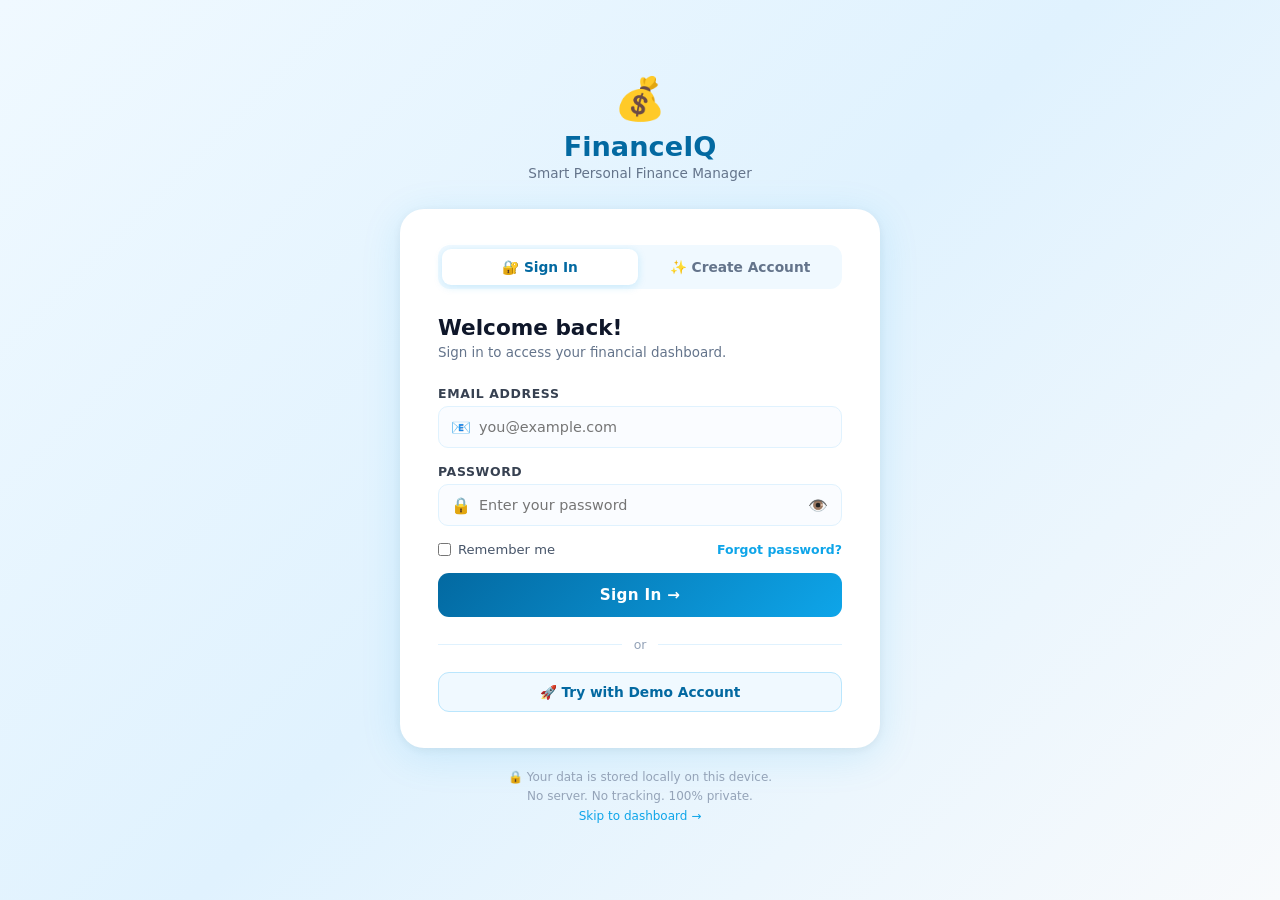
<file: index.html>
<!DOCTYPE html>
<html lang="en">
<head>
  <meta charset="UTF-8">
  <meta name="viewport" content="width=device-width, initial-scale=1.0">
  <title>FinanceIQ</title>
</head>
<body>

<script src="auth.js"></script>

<script>
  // Check if user is already logged in
  const session = AUTH.getSession();

  if (session) {
    // Logged in → Dashboard
    window.location.replace("dashboard.html");
  } else {
    // Not logged in → Login page
    window.location.replace("login.html");
  }
</script>

</body>
</html>
</file>
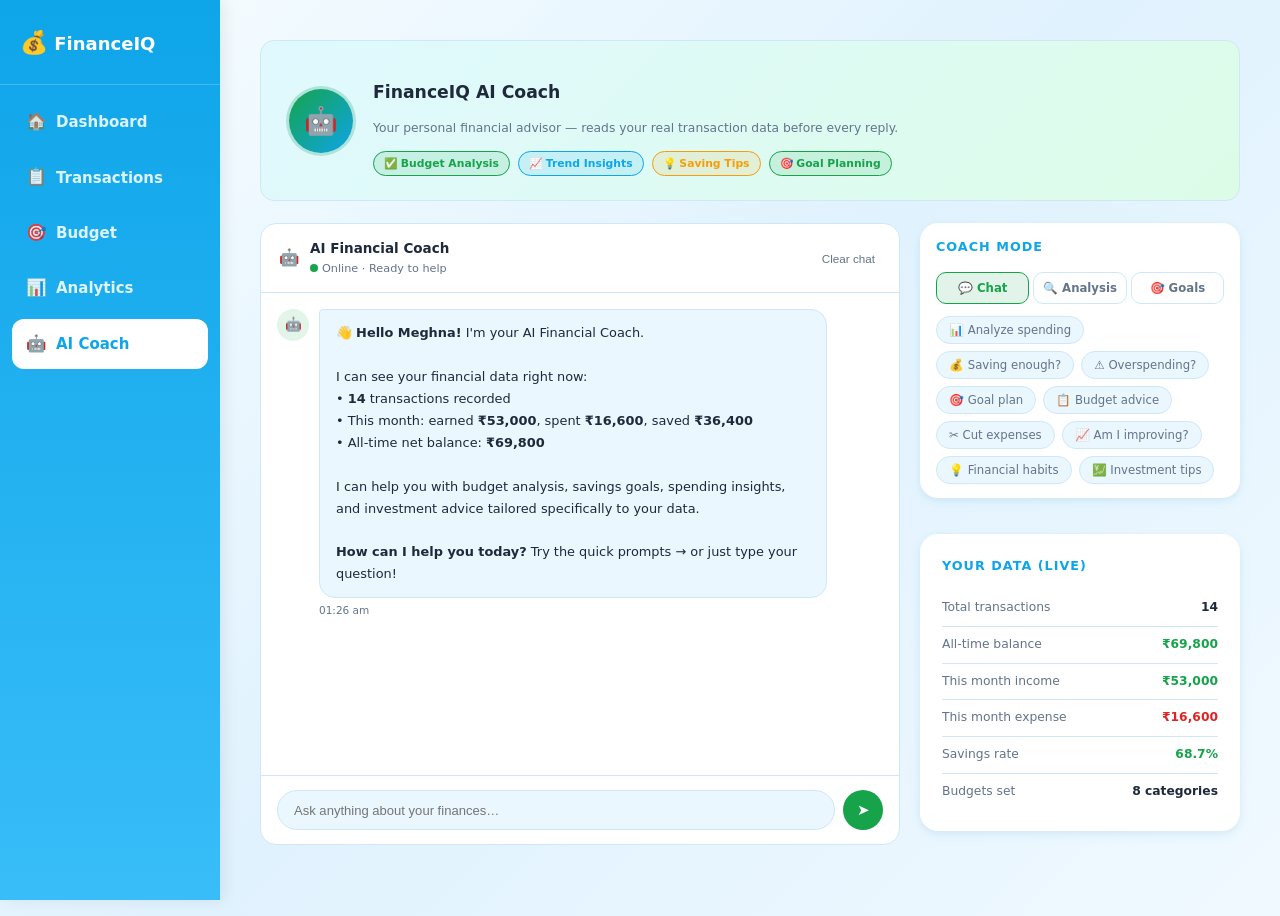
<file: ai-advisor.html>
<!DOCTYPE html>
<html lang="en">
<head>
  <meta charset="UTF-8" />
  <meta name="viewport" content="width=device-width, initial-scale=1.0" />
  <title>AI Financial Coach — FinanceIQ</title>
  <link rel="stylesheet" href="style.css" />
  <style>
    /* ── Coach Header ── */
    .coach-header {
      background: linear-gradient(135deg,#e0f9ff,#dcfce7);
      border:1px solid var(--border); border-radius:14px;
      padding:24px 28px; margin-bottom:22px;
      display:flex; align-items:center; gap:20px; flex-wrap:wrap;
    }
    .coach-avatar {
      width:64px;height:64px;border-radius:50%;flex-shrink:0;
      background:linear-gradient(135deg,var(--green),var(--blue));
      display:flex;align-items:center;justify-content:center;font-size:1.8rem;
      box-shadow:0 0 0 3px rgba(29,158,117,0.25);
    }
    .coach-info h2 { font-size:1.15rem;font-weight:800;margin-bottom:3px; }
    .coach-info p  { font-size:0.82rem;color:var(--muted); }
    .coach-badges  { display:flex;gap:8px;margin-top:8px;flex-wrap:wrap; }
    .coach-badge   { padding:3px 10px;border-radius:20px;font-size:0.72rem;font-weight:600;border:1px solid; }
    .coach-badge.g { background:var(--green-bg);border-color:var(--green);color:var(--green); }
    .coach-badge.b { background:var(--blue-bg); border-color:var(--blue); color:var(--blue);  }
    .coach-badge.a { background:var(--amber-bg);border-color:var(--amber);color:var(--amber); }

    /* ── Chat Layout ── */
    .chat-layout { display:grid;grid-template-columns:1fr 320px;gap:20px;align-items:start; }

    /* ── Chat Window ── */
    .chat-window {
      background:var(--bg2);border:1px solid var(--border);border-radius:var(--radius);
      display:flex;flex-direction:column;height:620px;
    }
    .chat-win-head {
      padding:14px 18px;border-bottom:1px solid var(--border);
      display:flex;align-items:center;gap:10px;
    }
    .online-dot { width:8px;height:8px;background:var(--green);border-radius:50%;display:inline-block;margin-right:4px;animation:pulse 2s infinite; }
    @keyframes pulse { 0%,100%{opacity:1}50%{opacity:0.4} }

    .chat-messages {
      flex:1;overflow-y:auto;padding:16px;
      display:flex;flex-direction:column;gap:14px;
    }
    .msg { display:flex;gap:10px;align-items:flex-start; }
    .msg.user-msg { flex-direction:row-reverse; }
    .msg-av {
      width:32px;height:32px;border-radius:50%;flex-shrink:0;
      display:flex;align-items:center;justify-content:center;font-size:0.9rem;
    }
    .msg-av.ai-av   { background:var(--green-bg);color:var(--green); }
    .msg-av.user-av { background:var(--blue-bg); color:var(--blue);  }
    .msg-bubble {
      max-width:84%;padding:12px 16px;border-radius:16px;
      font-size:0.86rem;line-height:1.7;
    }
    .msg.ai-msg .msg-bubble   { background:var(--bg3);border:1px solid var(--border);border-radius:4px 16px 16px 16px; }
    .msg.user-msg .msg-bubble { background:var(--blue-bg);border:1px solid var(--blue);border-radius:16px 4px 16px 16px; }
    .msg-time { font-size:0.7rem;color:var(--muted);margin-top:4px; }

    .typing-dots { display:flex;gap:5px;padding:4px 0; }
    .typing-dots span { width:7px;height:7px;background:var(--muted);border-radius:50%;animation:bounce 1.2s infinite; }
    .typing-dots span:nth-child(2){animation-delay:0.2s}
    .typing-dots span:nth-child(3){animation-delay:0.4s}
    @keyframes bounce{0%,80%,100%{transform:translateY(0)}40%{transform:translateY(-6px)}}

    .chat-input-area { padding:14px 16px;border-top:1px solid var(--border); }
    .chat-input-row  { display:flex;gap:8px; }
    .chat-input-row input {
      flex:1;border-radius:24px;padding:10px 16px;
      background:var(--bg3);border:1px solid var(--border);font-size:0.87rem;
    }
    .chat-input-row input:focus { border-color:var(--green); }
    .send-btn {
      width:40px;height:40px;border-radius:50%;background:var(--green);
      border:none;color:#fff;cursor:pointer;font-size:1rem;
      display:flex;align-items:center;justify-content:center;flex-shrink:0;
      transition:background 0.15s;
    }
    .send-btn:hover { background:#19865f; }
    .send-btn:disabled { background:var(--bg3);color:var(--muted);cursor:not-allowed; }

    /* ── Mode tabs ── */
    .mode-tabs { display:flex;gap:4px;margin-bottom:12px; }
    .mode-tab  {
      flex:1;padding:8px;border-radius:var(--radius-sm);font-size:0.78rem;font-weight:600;
      border:1px solid var(--border);background:transparent;color:var(--muted);
      cursor:pointer;font-family:inherit;text-align:center;transition:all 0.15s;
    }
    .mode-tab.active { background:var(--green-bg);border-color:var(--green);color:var(--green); }

    /* ── Right Panel ── */
    .side-panel { display:flex;flex-direction:column;gap:16px; }
    .chip-grid { display:flex;flex-wrap:wrap;gap:7px; }
    .chip {
      padding:6px 12px;border-radius:20px;font-size:0.78rem;
      border:1px solid var(--border);background:var(--bg3);
      color:var(--muted);cursor:pointer;font-family:inherit;transition:all 0.15s;text-align:left;
    }
    .chip:hover { border-color:var(--green);color:var(--green);background:var(--green-bg); }
    .snap-row { display:flex;justify-content:space-between;align-items:center;padding:8px 0;border-bottom:1px solid var(--border);font-size:0.82rem; }
    .snap-row:last-child { border-bottom:none; }
    .snap-label { color:var(--muted); }
    .snap-val   { font-weight:600; }

    /* ── Coach Modes (analysis panels) ── */
    .coach-panel { display:none; }
    .coach-panel.active { display:block; }
    .coach-insight {
      padding:14px 16px;border-radius:var(--radius-sm);
      font-size:0.84rem;line-height:1.65;margin-bottom:10px;
      border:1px solid var(--border);background:var(--bg3);
    }
    .coach-insight h4 { font-size:0.88rem;margin-bottom:6px;display:flex;align-items:center;gap:8px; }

    @media(max-width:768px){
      .chat-layout{grid-template-columns:1fr}
      .chat-window{height:460px}
    }
  </style>
</head>
<body>
<div class="app-shell">
  <aside class="sidebar">
    <div class="sidebar-logo"><span class="logo-icon">💰</span> FinanceIQ</div>
    <nav class="sidebar-nav">
      <a class="nav-link"        href="dashboard.html">    <span class="icon">🏠</span> Dashboard</a>
      <a class="nav-link"        href="transactions.html"> <span class="icon">📋</span> Transactions</a>
      <a class="nav-link"        href="budget.html">       <span class="icon">🎯</span> Budget</a>
      <a class="nav-link"        href="analytics.html">    <span class="icon">📊</span> Analytics</a>
      <a class="nav-link active" href="ai-advisor.html">   <span class="icon">🤖</span> AI Coach</a>
    </nav>
  </aside>

  <main class="main">

    <!-- Coach header -->
    <div class="coach-header">
      <div class="coach-avatar">🤖</div>
      <div class="coach-info">
        <h2>FinanceIQ AI Coach</h2>
        <p>Your personal financial advisor — reads your real transaction data before every reply.</p>
        <div class="coach-badges">
          <span class="coach-badge g">✅ Budget Analysis</span>
          <span class="coach-badge b">📈 Trend Insights</span>
          <span class="coach-badge a">💡 Saving Tips</span>
          <span class="coach-badge g">🎯 Goal Planning</span>
        </div>
      </div>
    </div>

    <div class="chat-layout">

      <!-- Chat Window -->
      <div class="chat-window">
        <div class="chat-win-head">
          <span style="font-size:1.1rem">🤖</span>
          <div>
            <div style="font-weight:700;font-size:0.9rem">AI Financial Coach</div>
            <div style="font-size:0.75rem;color:var(--muted)"><span class="online-dot"></span>Online · Ready to help</div>
          </div>
          <button onclick="clearChat()" style="margin-left:auto;background:none;border:none;color:var(--muted);font-size:0.78rem;cursor:pointer">Clear chat</button>
        </div>
        <div class="chat-messages" id="chat-messages"></div>
        <div class="chat-input-area">
          <div class="chat-input-row">
            <input type="text" id="chat-input" placeholder="Ask anything about your finances…" onkeydown="if(event.key==='Enter')sendMessage()" />
            <button class="send-btn" id="send-btn" onclick="sendMessage()">➤</button>
          </div>
        </div>
      </div>

      <!-- Right panel -->
      <div class="side-panel">

        <!-- Mode tabs -->
        <div class="card" style="padding:14px 16px">
          <div class="card-title">Coach mode</div>
          <div class="mode-tabs">
            <button class="mode-tab active" onclick="setMode('chat',this)">💬 Chat</button>
            <button class="mode-tab" onclick="setMode('analysis',this)">🔍 Analysis</button>
            <button class="mode-tab" onclick="setMode('goals',this)">🎯 Goals</button>
          </div>

          <!-- Chat mode: quick prompts -->
          <div id="mode-chat" class="coach-panel active">
            <div class="chip-grid">
              <button class="chip" onclick="sendChip('Analyze my spending patterns and give me 3 actionable tips to save more money.')">📊 Analyze spending</button>
              <button class="chip" onclick="sendChip('Am I saving enough? What should my savings target be?')">💰 Saving enough?</button>
              <button class="chip" onclick="sendChip('Which category am I overspending on this month?')">⚠️ Overspending?</button>
              <button class="chip" onclick="sendChip('Create a savings goal plan for me based on my current data.')">🎯 Goal plan</button>
              <button class="chip" onclick="sendChip('Give me a budget recommendation using the 50/30/20 rule based on my income.')">📋 Budget advice</button>
              <button class="chip" onclick="sendChip('What are my top 3 highest expenses and how can I reduce them?')">✂️ Cut expenses</button>
              <button class="chip" onclick="sendChip('Compare my income vs expenses and tell me if my financial health is improving.')">📈 Am I improving?</button>
              <button class="chip" onclick="sendChip('What are 5 specific financial habits I should build based on my spending data?')">💡 Financial habits</button>
              <button class="chip" onclick="sendChip('Should I invest? How much surplus do I have each month after expenses?')">💹 Investment tips</button>
            </div>
          </div>

          <!-- Analysis mode -->
          <div id="mode-analysis" class="coach-panel">
            <div id="auto-analysis"><p style="color:var(--muted);font-size:0.83rem">Loading analysis…</p></div>
          </div>

          <!-- Goals mode -->
          <div id="mode-goals" class="coach-panel">
            <div style="margin-bottom:10px">
              <label style="font-size:0.78rem;color:var(--muted);display:block;margin-bottom:4px">I want to save for:</label>
              <input type="text" id="goal-target" placeholder="e.g. New laptop, Trip to Goa" style="font-size:0.83rem;padding:8px 12px" />
            </div>
            <div style="margin-bottom:10px">
              <label style="font-size:0.78rem;color:var(--muted);display:block;margin-bottom:4px">Target amount (₹):</label>
              <input type="number" id="goal-amount" placeholder="e.g. 50000" style="font-size:0.83rem;padding:8px 12px" />
            </div>
            <button class="btn primary" style="width:100%;justify-content:center" onclick="askGoal()">🎯 Create my plan</button>
          </div>
        </div>

        <!-- Data snapshot -->
        <div class="card">
          <div class="card-title">Your data (live)</div>
          <div id="data-snapshot"></div>
        </div>

      </div>
    </div>
  </main>
</div>

<script src="data.js"></script>
<script>
seedDemoData();

let chatHistory = [];
let isLoading   = false;
let currentMode = 'chat';

function nowTime() {
  return new Date().toLocaleTimeString('en-IN',{hour:'2-digit',minute:'2-digit'});
}

function addMessage(text, role) {
  const el  = document.getElementById('chat-messages');
  const div = document.createElement('div');
  div.className = `msg ${role==='user'?'user-msg':'ai-msg'}`;
  const formatted = role === 'assistant'
    ? text.replace(/\*\*(.*?)\*\*/g,'<strong>$1</strong>').replace(/\*(.*?)\*/g,'<em>$1</em>').replace(/\n/g,'<br>')
    : text;
  div.innerHTML = `
    <div class="msg-av ${role==='user'?'user-av':'ai-av'}">${role==='user'?'👤':'🤖'}</div>
    <div>
      <div class="msg-bubble">${formatted}</div>
      <div class="msg-time">${nowTime()}</div>
    </div>`;
  el.appendChild(div);
  el.scrollTop = el.scrollHeight;
  return div;
}

function showTyping() {
  const el  = document.getElementById('chat-messages');
  const div = document.createElement('div');
  div.className='msg ai-msg'; div.id='typing-ind';
  div.innerHTML=`<div class="msg-av ai-av">🤖</div><div class="msg-bubble" style="padding:10px 16px"><div class="typing-dots"><span></span><span></span><span></span></div></div>`;
  el.appendChild(div); el.scrollTop=el.scrollHeight;
}
function hideTyping(){ const e=document.getElementById('typing-ind'); if(e)e.remove(); }

// Build rich AI context
function buildContext() {
  const txs    = getData();
  const budgets = getBudgets();
  const { income, expense, balance } = getSummary(txs);
  const month   = getMonth();
  const moTxs   = txs.filter(t=>t.date.startsWith(month));
  const mo      = getSummary(moTxs);
  const catSpend = {};
  txs.filter(t=>t.type==='expense').forEach(t=>{catSpend[t.cat]=(catSpend[t.cat]||0)+t.amount;});
  const monthly  = getMonthlyData(txs);
  const mKeys    = Object.keys(monthly).sort();
  const monthlyStr = mKeys.map(k=>`${k}: inc ₹${monthly[k].income.toFixed(0)} exp ₹${monthly[k].expense.toFixed(0)} saved ₹${(monthly[k].income-monthly[k].expense).toFixed(0)}`).join(' | ');
  const rate  = income>0?((balance/income)*100).toFixed(1):0;
  const recent = txs.slice(-15).map(t=>`${t.date} ${t.type==='income'?'INCOME':'EXPENSE'} ₹${t.amount} [${t.cat}] "${t.desc}"`).join('\n');

  return `You are FinanceIQ AI Coach — a warm, sharp, practical personal finance advisor for Meghna, an engineering student in India.

=== MEGHNA'S FINANCIAL DATA ===
ALL-TIME: Income ₹${income.toFixed(2)} | Expenses ₹${expense.toFixed(2)} | Net balance ₹${balance.toFixed(2)} | Savings rate ${rate}%
THIS MONTH (${month}): Income ₹${mo.income.toFixed(2)} | Expenses ₹${mo.expense.toFixed(2)} | Savings ₹${(mo.income-mo.expense).toFixed(2)} | Rate ${mo.income>0?((mo.income-mo.expense)/mo.income*100).toFixed(1):0}%
SPENDING BY CATEGORY: ${Object.entries(catSpend).map(([k,v])=>`${k}: ₹${v.toFixed(0)}`).join(', ')||'None yet'}
MONTHLY BUDGETS: ${Object.keys(budgets).length?Object.entries(budgets).map(([k,v])=>`${k}: ₹${v}`).join(', '):'None set'}
MONTHLY HISTORY: ${monthlyStr||'One month only'}
LAST 15 TRANSACTIONS:\n${recent||'None'}

=== INSTRUCTIONS ===
- Address Meghna by name occasionally for warmth
- Always use ₹ symbol
- Reference her actual numbers — be specific
- Be practical, non-judgmental, action-oriented
- Max 250 words, use bullet points for lists
- Suggest Indian investment options (SIPs, PPF, FD, NPS) when relevant
- If she has surplus, suggest how to invest it`;
}

async function sendMessage() {
  if (isLoading) return;
  const input = document.getElementById('chat-input');
  const text  = input.value.trim();
  if (!text) return;
  input.value = '';
  addMessage(text, 'user');
  chatHistory.push({ role:'user', content:text });
  isLoading = true;
  document.getElementById('send-btn').disabled = true;
  showTyping();

  try {
    const res  = await fetch('https://api.anthropic.com/v1/messages',{
      method:'POST',
      headers:{
        'Content-Type':'application/json',
        'anthropic-dangerous-direct-browser-access':'true'
      },
      body:JSON.stringify({ model:'claude-sonnet-4-6', max_tokens:1000, system:buildContext(), messages:chatHistory })
    });
    if (!res.ok) {
      const errData = await res.json().catch(()=>({}));
      throw new Error(errData?.error?.message || 'HTTP ' + res.status);
    }
    const data  = await res.json();
    const reply = data.content?.find(b=>b.type==='text')?.text || 'Sorry, could not get a response.';
    hideTyping();
    addMessage(reply,'assistant');
    chatHistory.push({ role:'assistant', content:reply });
    if (chatHistory.length > 20) chatHistory = chatHistory.slice(-20);
  } catch(e) {
    hideTyping();
    addMessage('⚠️ ' + (e.message || 'Connection error. Please try again.'), 'assistant');
  }
  isLoading = false;
  document.getElementById('send-btn').disabled = false;
  document.getElementById('chat-input').focus();
}

function sendChip(text) {
  document.getElementById('chat-input').value = text;
  sendMessage();
}

function askGoal() {
  const target = document.getElementById('goal-target').value.trim();
  const amount = document.getElementById('goal-amount').value.trim();
  if (!target || !amount) { alert('Please fill in both fields.'); return; }
  const prompt = `I want to save ₹${amount} for "${target}". Based on my current income and expenses, how long will it take and what's the best strategy?`;
  document.getElementById('chat-input').value = prompt;
  sendMessage();
  setMode('chat', document.querySelector('.mode-tab'));
}

function clearChat() {
  chatHistory = [];
  document.getElementById('chat-messages').innerHTML = '';
  addWelcomeMessage();
}

function setMode(mode, btn) {
  currentMode = mode;
  document.querySelectorAll('.mode-tab').forEach(b => b.classList.remove('active'));
  btn.classList.add('active');
  document.querySelectorAll('.coach-panel').forEach(p => p.classList.remove('active'));
  document.getElementById('mode-' + mode).classList.add('active');
  if (mode === 'analysis') renderAutoAnalysis();
}

function renderAutoAnalysis() {
  const txs    = getData();
  const monthly = getMonthlyData(txs);
  const keys    = Object.keys(monthly).sort();
  const curr    = keys[keys.length-1], prev = keys[keys.length-2];
  const catCurr = {}, catPrev = {};
  if (curr) txs.filter(t=>t.type==='expense'&&t.date.startsWith(curr)).forEach(t=>{catCurr[t.cat]=(catCurr[t.cat]||0)+t.amount;});
  if (prev) txs.filter(t=>t.type==='expense'&&t.date.startsWith(prev)).forEach(t=>{catPrev[t.cat]=(catPrev[t.cat]||0)+t.amount;});

  const { income, expense } = getSummary(txs.filter(t=>curr&&t.date.startsWith(curr)));
  const rate = income>0?((income-expense)/income*100).toFixed(1):0;

  const insights = [];
  insights.push({ icon:'💰', title:'Savings rate this month', body:`<strong style="color:${parseFloat(rate)>=20?'var(--green)':'var(--amber)'}">₹${fmt(income-expense)} (${rate}%)</strong> — Target is 20%+.` });

  const top = Object.entries(catCurr).sort((a,b)=>b[1]-a[1])[0];
  if (top) insights.push({ icon:'🔝', title:'Highest spend category', body:`<strong>${top[0]}</strong> at ${fmt(top[1])} this month.` });

  Object.entries(catCurr).forEach(([cat,cur])=>{
    const pre = catPrev[cat]||0;
    if (pre>0) {
      const chg = ((cur-pre)/pre*100).toFixed(0);
      if (chg >= 20) insights.push({ icon:'⚠️', title:`${cat} up ${chg}%`, body:`₹${fmt(pre)} → ${fmt(cur)}. Consider reducing ${cat.toLowerCase()} spending.` });
    }
  });

  const budgets = getBudgets();
  Object.entries(budgets).forEach(([cat,b])=>{
    const s = catCurr[cat]||0;
    if (s>b) insights.push({ icon:'🚨', title:`${cat} budget exceeded`, body:`Spent ${fmt(s)} of ${fmt(b)} budget — ₹${(s-b).toFixed(0)} over.` });
  });

  document.getElementById('auto-analysis').innerHTML = insights.slice(0,5).map(i=>`
    <div class="coach-insight">
      <h4>${i.icon} ${i.title}</h4>
      <div style="font-size:0.82rem;color:var(--muted)">${i.body}</div>
    </div>`).join('') || '<p style="color:var(--muted);font-size:0.83rem">Add more transactions to unlock analysis.</p>';
}

function renderSnapshot() {
  const txs    = getData();
  const { income, expense, balance } = getSummary(txs);
  const month  = getMonth();
  const mo     = getSummary(txs.filter(t=>t.date.startsWith(month)));
  const rate   = mo.income>0?((mo.income-mo.expense)/mo.income*100).toFixed(1):0;

  document.getElementById('data-snapshot').innerHTML = [
    { label:'Total transactions', val:txs.length, color:'var(--text)' },
    { label:'All-time balance',   val:fmt(balance), color:balance>=0?'var(--green)':'var(--red)' },
    { label:'This month income',  val:fmt(mo.income),  color:'var(--green)' },
    { label:'This month expense', val:fmt(mo.expense), color:'var(--red)'   },
    { label:'Savings rate',       val:rate+'%', color:parseFloat(rate)>=20?'var(--green)':parseFloat(rate)>=10?'var(--amber)':'var(--red)' },
    { label:'Budgets set',        val:Object.keys(getBudgets()).length+' categories', color:'var(--text)' },
  ].map(r=>`
    <div class="snap-row">
      <span class="snap-label">${r.label}</span>
      <span class="snap-val" style="color:${r.color}">${r.val}</span>
    </div>`).join('');
}

function addWelcomeMessage() {
  const txs = getData();
  const { income, expense, balance } = getSummary(txs);
  const month = getMonth();
  const mo    = getSummary(txs.filter(t=>t.date.startsWith(month)));
  const saved = mo.income - mo.expense;
  addMessage(`👋 **Hello Meghna!** I'm your AI Financial Coach.

I can see your financial data right now:
• **${txs.length}** transactions recorded
• This month: earned **${fmt(mo.income)}**, spent **${fmt(mo.expense)}**, saved **${fmt(Math.max(saved,0))}**
• All-time net balance: **${fmt(balance)}**

I can help you with budget analysis, savings goals, spending insights, and investment advice tailored specifically to your data.

**How can I help you today?** Try the quick prompts → or just type your question!`, 'assistant');
}

// Boot
addWelcomeMessage();
renderSnapshot();
</script>
</body>
</html>
</file>
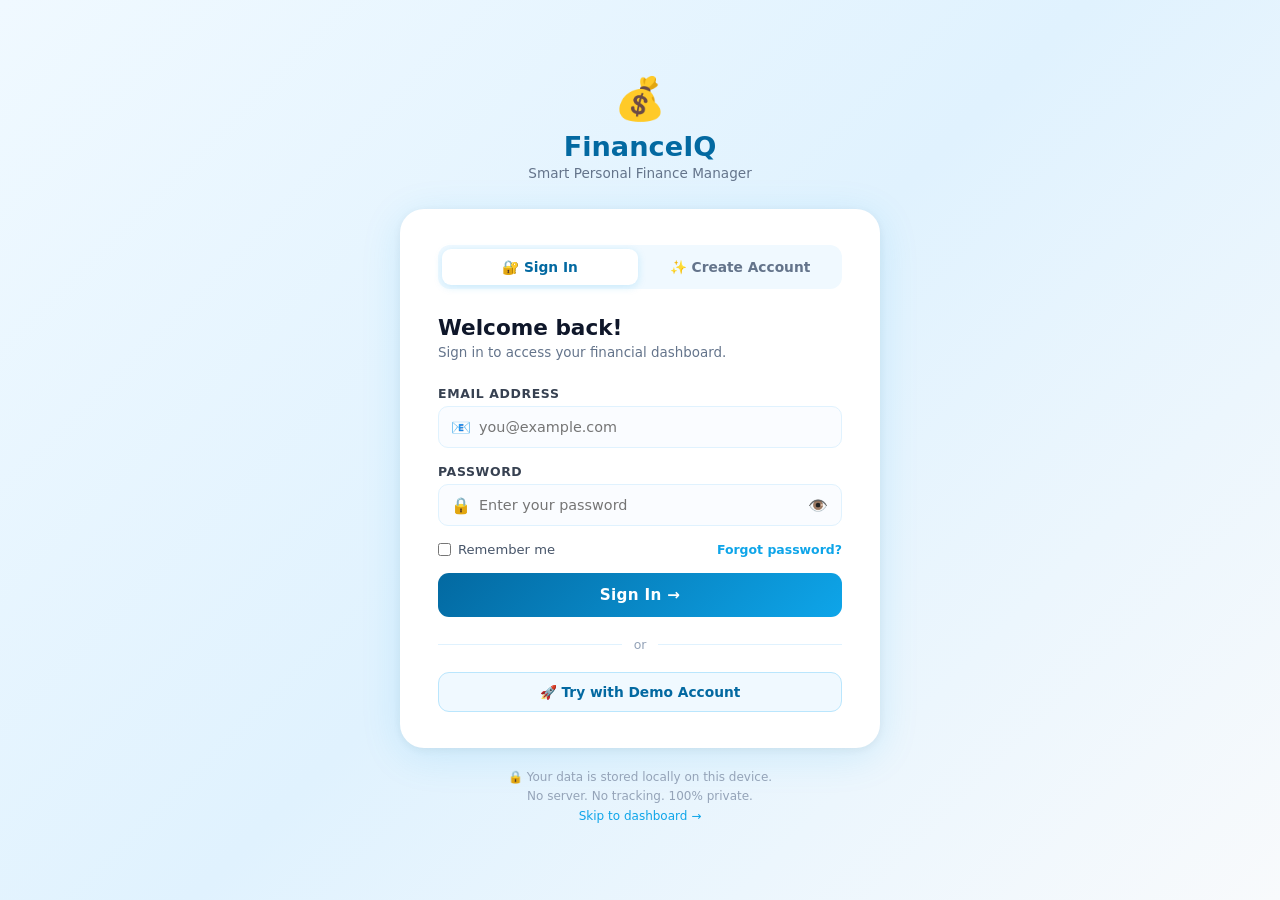
<file: login.html>
<!DOCTYPE html>
<html lang="en">
<head>
<meta charset="UTF-8"/>
<meta name="viewport" content="width=device-width,initial-scale=1.0"/>
<title>Login — FinanceIQ</title>
<style>
*{box-sizing:border-box;margin:0;padding:0}
body{font-family:'Inter','Segoe UI',system-ui,sans-serif;background:linear-gradient(135deg,#f0f9ff 0%,#e0f2fe 50%,#f8fafc 100%);min-height:100vh;display:flex;align-items:center;justify-content:center;padding:20px;}
.container{width:100%;max-width:480px;}
/* Brand */
.brand{text-align:center;margin-bottom:28px;}
.brand-icon{font-size:2.6rem;margin-bottom:8px;}
.brand-name{font-size:1.7rem;font-weight:800;color:#0369a1;}
.brand-sub{font-size:0.85rem;color:#64748b;margin-top:3px;}
/* Card */
.card{background:#fff;border-radius:24px;padding:36px 38px;box-shadow:0 8px 40px rgba(14,165,233,0.13),0 2px 8px rgba(0,0,0,0.06);}
.card-title{font-size:1.35rem;font-weight:800;color:#0f172a;margin-bottom:5px;}
.card-sub{font-size:0.84rem;color:#64748b;margin-bottom:26px;}
/* Tabs */
.tabs{display:flex;background:#f0f9ff;border-radius:12px;padding:4px;gap:4px;margin-bottom:26px;}
.tab{flex:1;padding:10px;border-radius:9px;border:none;font-size:0.86rem;font-weight:700;cursor:pointer;font-family:inherit;transition:all 0.18s;background:transparent;color:#64748b;}
.tab.active{background:#fff;color:#0369a1;box-shadow:0 2px 8px rgba(14,165,233,0.18);}
/* Form */
.form-group{margin-bottom:16px;}
.form-group label{display:block;font-size:0.78rem;font-weight:700;color:#374151;margin-bottom:5px;text-transform:uppercase;letter-spacing:0.05em;}
.input-wrap{position:relative;}
.input-wrap .iicon{position:absolute;left:13px;top:50%;transform:translateY(-50%);font-size:1rem;color:#94a3b8;}
.input-wrap input{width:100%;padding:12px 14px 12px 40px;border:1.5px solid #e0f2fe;border-radius:10px;font-size:0.9rem;font-family:inherit;color:#1e293b;background:#fafcff;outline:none;transition:border-color 0.18s,box-shadow 0.18s;}
.input-wrap input:focus{border-color:#0ea5e9;box-shadow:0 0 0 4px rgba(14,165,233,0.12);background:#fff;}
.input-wrap .toggle-pw{position:absolute;right:12px;top:50%;transform:translateY(-50%);background:none;border:none;cursor:pointer;font-size:1rem;color:#94a3b8;padding:2px;}
/* Strength bar */
.strength-bar{height:4px;background:#e0f2fe;border-radius:2px;margin-top:6px;overflow:hidden;}
.strength-fill{height:100%;border-radius:2px;transition:width 0.3s,background 0.3s;width:0;}
.strength-text{font-size:0.68rem;color:#94a3b8;margin-top:3px;}
/* Checkbox */
.check-row{display:flex;align-items:flex-start;gap:9px;margin-bottom:18px;font-size:0.82rem;color:#475569;line-height:1.5;}
.check-row input[type=checkbox]{width:16px;height:16px;margin-top:2px;accent-color:#0ea5e9;flex-shrink:0;}
/* Submit */
.btn-submit{width:100%;padding:13px;background:linear-gradient(135deg,#0369a1,#0ea5e9);color:#fff;border:none;border-radius:11px;font-size:0.95rem;font-weight:700;cursor:pointer;font-family:inherit;transition:all 0.2s;letter-spacing:0.02em;}
.btn-submit:hover{transform:translateY(-2px);box-shadow:0 6px 20px rgba(14,165,233,0.35);}
.btn-submit:disabled{opacity:0.6;cursor:not-allowed;transform:none;}
/* Divider */
.divider{display:flex;align-items:center;gap:12px;margin:20px 0;color:#94a3b8;font-size:0.78rem;}
.divider::before,.divider::after{content:'';flex:1;height:1px;background:#e0f2fe;}
/* Demo btn */
.btn-demo{width:100%;padding:11px;background:#f0f9ff;border:1.5px solid #bae6fd;color:#0369a1;border-radius:11px;font-size:0.86rem;font-weight:700;cursor:pointer;font-family:inherit;transition:all 0.18s;display:flex;align-items:center;justify-content:center;gap:8px;}
.btn-demo:hover{background:#e0f2fe;}
/* Error / success */
.msg{padding:12px 15px;border-radius:10px;font-size:0.83rem;font-weight:600;margin-bottom:16px;display:none;align-items:center;gap:9px;}
.msg.error{background:#fee2e2;color:#991b1b;border:1px solid #fca5a5;display:flex;}
.msg.success{background:#dcfce7;color:#14532d;border:1px solid #86efac;display:flex;}
/* Footer */
.footer-note{text-align:center;font-size:0.75rem;color:#94a3b8;margin-top:20px;line-height:1.6;}
.footer-note a{color:#0ea5e9;text-decoration:none;}
/* User count badge */
.user-badge{display:inline-flex;align-items:center;gap:6px;background:#f0f9ff;border:1px solid #bae6fd;border-radius:20px;padding:5px 12px;font-size:0.75rem;color:#0369a1;font-weight:600;margin-bottom:18px;}
/* Remember me */
.forgot{font-size:0.78rem;color:#0ea5e9;text-decoration:none;font-weight:600;}
.forgot:hover{text-decoration:underline;}
.form-row-flex{display:flex;justify-content:space-between;align-items:center;margin-bottom:16px;}
</style>
</head>
<body>
<div class="container">
  <!-- Brand -->
  <div class="brand">
    <div class="brand-icon">💰</div>
    <div class="brand-name">FinanceIQ</div>
    <div class="brand-sub">Smart Personal Finance Manager</div>
  </div>

  <!-- Card -->
  <div class="card">
    <div id="msg" class="msg"></div>

    <!-- Tabs -->
    <div class="tabs">
      <button class="tab active" onclick="showTab('login')">🔐 Sign In</button>
      <button class="tab" onclick="showTab('register')">✨ Create Account</button>
    </div>

    <!-- ── LOGIN FORM ── -->
    <div id="login-form">
      <div class="card-title">Welcome back!</div>
      <div class="card-sub">Sign in to access your financial dashboard.</div>

      <div id="user-count-badge" class="user-badge" style="display:none">
        👥 <span id="user-count">0</span> users registered
      </div>

      <div class="form-group">
        <label>Email address</label>
        <div class="input-wrap">
          <span class="iicon">📧</span>
          <input type="email" id="login-email" placeholder="you@example.com" autocomplete="email"/>
        </div>
      </div>

      <div class="form-group">
        <label>Password</label>
        <div class="input-wrap">
          <span class="iicon">🔒</span>
          <input type="password" id="login-password" placeholder="Enter your password" autocomplete="current-password"/>
          <button class="toggle-pw" onclick="togglePw('login-password',this)" tabindex="-1">👁️</button>
        </div>
      </div>

      <div class="form-row-flex">
        <label style="display:flex;align-items:center;gap:7px;font-size:0.82rem;color:#475569;cursor:pointer">
          <input type="checkbox" id="remember" style="accent-color:#0ea5e9"/> Remember me
        </label>
        <a href="#" class="forgot" onclick="forgotPassword()">Forgot password?</a>
      </div>

      <button class="btn-submit" id="login-btn" onclick="doLogin()">Sign In →</button>

      <div class="divider">or</div>

      <button class="btn-demo" onclick="demoLogin()">
        🚀 Try with Demo Account
      </button>
    </div>

    <!-- ── REGISTER FORM ── -->
    <div id="register-form" style="display:none">
      <div class="card-title">Create your account</div>
      <div class="card-sub">Join FinanceIQ and take control of your finances.</div>

      <div class="form-group">
        <label>Full name</label>
        <div class="input-wrap">
          <span class="iicon">👤</span>
          <input type="text" id="reg-name" placeholder="e.g. Meghna Sharma" autocomplete="name"/>
        </div>
      </div>

      <div class="form-group">
        <label>Email address</label>
        <div class="input-wrap">
          <span class="iicon">📧</span>
          <input type="email" id="reg-email" placeholder="you@example.com" autocomplete="email"/>
        </div>
      </div>

      <div class="form-group">
        <label>Password</label>
        <div class="input-wrap">
          <span class="iicon">🔒</span>
          <input type="password" id="reg-password" placeholder="Min. 6 characters" oninput="checkStrength(this.value)" autocomplete="new-password"/>
          <button class="toggle-pw" onclick="togglePw('reg-password',this)" tabindex="-1">👁️</button>
        </div>
        <div class="strength-bar"><div class="strength-fill" id="strength-fill"></div></div>
        <div class="strength-text" id="strength-text"></div>
      </div>

      <div class="form-group">
        <label>Confirm password</label>
        <div class="input-wrap">
          <span class="iicon">🔒</span>
          <input type="password" id="reg-confirm" placeholder="Re-enter password" autocomplete="new-password"/>
          <button class="toggle-pw" onclick="togglePw('reg-confirm',this)" tabindex="-1">👁️</button>
        </div>
      </div>

      <div class="check-row">
        <input type="checkbox" id="terms"/>
        <label for="terms">I agree to the <a href="#" style="color:#0ea5e9;font-weight:700">Terms of Service</a> and acknowledge that data is stored locally in this browser.</label>
      </div>

      <button class="btn-submit" id="reg-btn" onclick="doRegister()">Create Account →</button>
    </div>
  </div>

  <div class="footer-note">
    🔒 Your data is stored locally on this device.<br>
    No server. No tracking. 100% private.<br>
    <a href="dashboard.html">Skip to dashboard →</a>
  </div>
</div>

<script src="auth.js"></script>
<script>
// ── Tab switching ─────────────────────────────────────────────
function showTab(tab) {
  document.getElementById('login-form').style.display    = tab==='login'    ? 'block' : 'none';
  document.getElementById('register-form').style.display = tab==='register' ? 'block' : 'none';
  document.querySelectorAll('.tab').forEach((t,i) => t.classList.toggle('active', (i===0&&tab==='login')||(i===1&&tab==='register')));
  clearMsg();
}

// ── Message ───────────────────────────────────────────────────
function showMsg(text, type='error') {
  const el = document.getElementById('msg');
  el.textContent = (type==='error'?'⚠️ ':'✅ ') + text;
  el.className = 'msg ' + type;
}
function clearMsg() { document.getElementById('msg').className='msg'; }

// ── Toggle password visibility ────────────────────────────────
function togglePw(id, btn) {
  const inp = document.getElementById(id);
  inp.type = inp.type === 'password' ? 'text' : 'password';
  btn.textContent = inp.type === 'password' ? '👁️' : '🙈';
}

// ── Password strength ─────────────────────────────────────────
function checkStrength(pw) {
  const fill = document.getElementById('strength-fill');
  const text = document.getElementById('strength-text');
  if (!pw) { fill.style.width='0'; text.textContent=''; return; }
  let score = 0;
  if (pw.length >= 6)  score++;
  if (pw.length >= 10) score++;
  if (/[A-Z]/.test(pw)) score++;
  if (/[0-9]/.test(pw)) score++;
  if (/[^A-Za-z0-9]/.test(pw)) score++;
  const levels = [
    {w:'20%',  c:'#ef4444', t:'Weak'},
    {w:'40%',  c:'#f97316', t:'Fair'},
    {w:'60%',  c:'#f59e0b', t:'Good'},
    {w:'80%',  c:'#84cc16', t:'Strong'},
    {w:'100%', c:'#16a34a', t:'Very strong'},
  ];
  const l = levels[Math.min(score-1, 4)];
  fill.style.width = l.w; fill.style.background = l.c;
  text.textContent = l.t; text.style.color = l.c;
}

// ── Login ─────────────────────────────────────────────────────
function doLogin() {
  clearMsg();
  const email    = document.getElementById('login-email').value.trim();
  const password = document.getElementById('login-password').value;
  if (!email || !password) { showMsg('Please fill in all fields.'); return; }

  const btn = document.getElementById('login-btn');
  btn.disabled = true; btn.textContent = 'Signing in…';

  setTimeout(() => {
    const result = AUTH.login({ email, password });
    if (result.ok) {
      showMsg('Login successful! Redirecting…', 'success');
      setTimeout(() => window.location.href='dashboard.html', 800);
    } else {
      showMsg(result.error);
      btn.disabled = false; btn.textContent = 'Sign In →';
    }
  }, 400);
}

// ── Register ──────────────────────────────────────────────────
function doRegister() {
  clearMsg();
  const name     = document.getElementById('reg-name').value.trim();
  const email    = document.getElementById('reg-email').value.trim();
  const password = document.getElementById('reg-password').value;
  const confirm  = document.getElementById('reg-confirm').value;
  const terms    = document.getElementById('terms').checked;

  if (!name||!email||!password||!confirm) { showMsg('Please fill in all fields.'); return; }
  if (password !== confirm) { showMsg('Passwords do not match.'); return; }
  if (!terms) { showMsg('Please accept the Terms of Service.'); return; }

  const btn = document.getElementById('reg-btn');
  btn.disabled = true; btn.textContent = 'Creating account…';

  setTimeout(() => {
    const result = AUTH.register({ name, email, password });
    if (result.ok) {
      showMsg(`Account created! Welcome, ${result.user.name}! Redirecting…`, 'success');
      setTimeout(() => window.location.href='dashboard.html', 900);
    } else {
      showMsg(result.error);
      btn.disabled = false; btn.textContent = 'Create Account →';
    }
  }, 500);
}

// ── Demo login ────────────────────────────────────────────────
function demoLogin() {
  clearMsg();
  // Create or find demo account
  const demoEmail = 'demo@financeiq.app';
  const demoPass  = 'demo123';
  let result = AUTH.login({ email: demoEmail, password: demoPass });
  if (!result.ok) {
    result = AUTH.register({ name: 'Demo User', email: demoEmail, password: demoPass });
  }
  if (result.ok) {
    showMsg('Logging in as Demo User…', 'success');
    setTimeout(() => window.location.href='dashboard.html', 700);
  }
}

// ── Forgot password ───────────────────────────────────────────
function forgotPassword() {
  const email = document.getElementById('login-email').value.trim();
  if (!email) { showMsg('Enter your email address above first, then click Forgot Password.'); return; }
  const users = AUTH.getUsers();
  const user  = users.find(u => u.email.toLowerCase()===email.toLowerCase());
  if (!user) { showMsg('No account found with that email.'); return; }
  // In a real app: send reset email via server
  showMsg(`Password reset: In production, a reset link would be sent to ${email}. For now, your password hint is stored locally.`, 'success');
}

// ── On load ───────────────────────────────────────────────────
window.addEventListener('load', () => {
  // If already logged in, go straight to dashboard
  if (AUTH.getSession()) { window.location.href='dashboard.html'; return; }

  // Show user count
  const count = AUTH.getUsers().length;
  if (count > 0) {
    document.getElementById('user-count-badge').style.display='inline-flex';
    document.getElementById('user-count').textContent = count;
  }

  // Enter key support
  document.addEventListener('keydown', e => {
    if (e.key === 'Enter') {
      const lf = document.getElementById('login-form');
      const rf = document.getElementById('register-form');
      if (lf.style.display!=='none') doLogin();
      else doRegister();
    }
  });
});
</script>
</body>
</html>
</file>
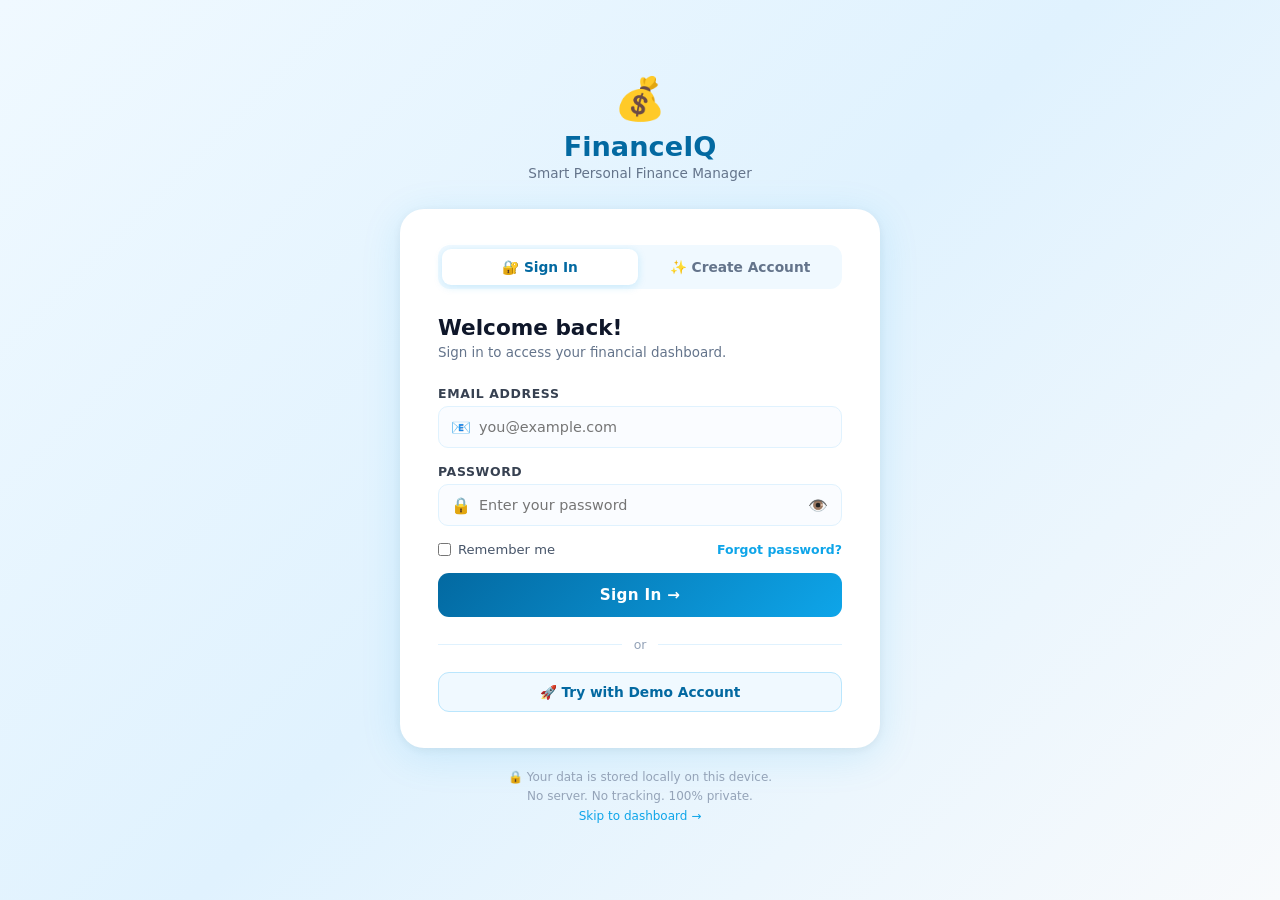
<file: profile.html>
<!DOCTYPE html>
<html lang="en">
<head>
<meta charset="UTF-8"/>
<meta name="viewport" content="width=device-width,initial-scale=1.0"/>
<title>Profile & Users — FinanceIQ</title>
<link rel="stylesheet" href="style.css"/>
<style>
.sidebar{width:250px;background:linear-gradient(180deg,#0369a1 0%,#0ea5e9 65%,#38bdf8 100%);display:flex;flex-direction:column;position:fixed;top:0;left:0;bottom:0;box-shadow:4px 0 24px rgba(3,105,161,0.2);z-index:50;overflow-y:auto;}
.sb-logo{padding:22px 20px 16px;border-bottom:1px solid rgba(255,255,255,0.18);}
.sb-logo-title{font-size:1.2rem;font-weight:800;color:#fff;display:flex;align-items:center;gap:9px;}
.sb-logo-sub{font-size:0.68rem;color:rgba(255,255,255,0.55);margin-top:2px;}
.sb-user{display:flex;align-items:center;gap:10px;padding:13px 16px;border-bottom:1px solid rgba(255,255,255,0.12);}
.sb-avatar{width:38px;height:38px;border-radius:50%;background:rgba(255,255,255,0.25);display:flex;align-items:center;justify-content:center;font-size:1rem;font-weight:800;color:#fff;flex-shrink:0;border:2px solid rgba(255,255,255,0.35);}
.sb-uname{font-size:0.86rem;font-weight:700;color:#fff;}
.sb-urole{font-size:0.66rem;color:rgba(255,255,255,0.6);}
.sb-online{width:8px;height:8px;background:#4ade80;border-radius:50%;margin-left:auto;flex-shrink:0;}
.sb-section{font-size:0.6rem;font-weight:700;color:rgba(255,255,255,0.4);text-transform:uppercase;letter-spacing:0.12em;padding:13px 18px 5px;}
.nav-link{display:flex;align-items:center;gap:10px;padding:10px 15px;border-radius:10px;margin:2px 10px;text-decoration:none;color:rgba(255,255,255,0.82);font-weight:600;font-size:0.85rem;transition:all 0.18s;}
.nav-link:hover{background:rgba(255,255,255,0.15);color:#fff;}
.nav-link.active{background:#fff;color:#0369a1;box-shadow:0 3px 12px rgba(0,0,0,0.1);}
.nav-link .icon{width:20px;text-align:center;font-size:0.95rem;}
.nav-badge{margin-left:auto;padding:2px 7px;border-radius:9px;font-size:0.6rem;font-weight:700;background:rgba(255,255,255,0.2);color:#fff;}
.nav-link.active .nav-badge{background:#0ea5e9;color:#fff;}
.sb-actions{padding:0 10px 10px;}
.sb-btn{display:flex;align-items:center;gap:8px;width:100%;padding:9px 12px;border-radius:9px;border:none;background:rgba(255,255,255,0.12);color:rgba(255,255,255,0.9);font-size:0.8rem;font-weight:600;cursor:pointer;font-family:inherit;margin-bottom:5px;text-decoration:none;transition:all 0.18s;}
.sb-btn:hover{background:rgba(255,255,255,0.22);color:#fff;}
.sb-btn.logout{background:rgba(220,38,38,0.2);color:#fca5a5;}
.sb-btn.logout:hover{background:rgba(220,38,38,0.35);}
.main{margin-left:250px;padding:24px 28px;}
/* Profile card */
.profile-hero{background:linear-gradient(135deg,#0369a1,#0ea5e9);border-radius:20px;padding:28px 30px;margin-bottom:22px;display:flex;align-items:center;gap:22px;flex-wrap:wrap;box-shadow:0 8px 28px rgba(14,165,233,0.28);}
.profile-av-big{width:70px;height:70px;border-radius:50%;background:rgba(255,255,255,0.25);display:flex;align-items:center;justify-content:center;font-size:1.8rem;font-weight:800;color:#fff;border:3px solid rgba(255,255,255,0.4);flex-shrink:0;}
.profile-info h1{font-size:1.4rem;font-weight:800;color:#fff;margin-bottom:3px;}
.profile-info p{font-size:0.84rem;color:rgba(255,255,255,0.8);}
.profile-badges{display:flex;gap:8px;margin-top:10px;flex-wrap:wrap;}
.pbadge{padding:4px 12px;border-radius:18px;font-size:0.72rem;font-weight:700;background:rgba(255,255,255,0.18);color:#fff;border:1px solid rgba(255,255,255,0.25);}
/* Cards */
.card{background:#fff;border-radius:18px;padding:22px 24px;margin-bottom:18px;box-shadow:0 3px 14px rgba(14,165,233,0.08);}
.ctitle{font-size:0.79rem;font-weight:700;color:#0ea5e9;text-transform:uppercase;letter-spacing:0.08em;margin-bottom:16px;display:flex;align-items:center;gap:7px;}
.two-col{display:grid;grid-template-columns:1fr 1fr;gap:18px;}
/* Stat */
.stat-grid{display:grid;grid-template-columns:repeat(3,1fr);gap:12px;margin-bottom:20px;}
.stat{background:#f0f9ff;border-radius:13px;padding:16px;text-align:center;}
.stat-val{font-size:1.3rem;font-weight:800;color:#0369a1;}
.stat-lab{font-size:0.7rem;color:#64748b;margin-top:3px;}
/* User table */
.user-table{width:100%;border-collapse:collapse;font-size:0.84rem;}
.user-table th{text-align:left;padding:9px 12px;color:#64748b;font-size:0.72rem;font-weight:700;text-transform:uppercase;letter-spacing:0.05em;border-bottom:2px solid #e0f2fe;}
.user-table td{padding:12px;border-bottom:1px solid #f0f9ff;vertical-align:middle;}
.user-table tr:last-child td{border-bottom:none;}
.user-table tr:hover td{background:#f8fdff;}
.u-avatar{width:34px;height:34px;border-radius:50%;background:#0ea5e9;color:#fff;display:flex;align-items:center;justify-content:center;font-size:0.85rem;font-weight:800;}
.u-name{font-weight:700;color:#1e293b;}
.u-email{font-size:0.75rem;color:#94a3b8;margin-top:1px;}
.u-plan{display:inline-block;padding:2px 9px;border-radius:18px;font-size:0.68rem;font-weight:700;background:#dcfce7;color:#16a34a;}
.u-plan.pro{background:#fef3c7;color:#92400e;}
.u-time{font-size:0.75rem;color:#94a3b8;}
/* Change pw form */
.form-group{margin-bottom:13px;}
.form-group label{display:block;font-size:0.75rem;font-weight:700;color:#374151;margin-bottom:4px;text-transform:uppercase;letter-spacing:0.05em;}
.form-group input{width:100%;padding:10px 13px;border:1.5px solid #e0f2fe;border-radius:9px;font-size:0.88rem;font-family:inherit;color:#1e293b;outline:none;transition:border-color 0.18s;}
.form-group input:focus{border-color:#0ea5e9;box-shadow:0 0 0 3px rgba(14,165,233,0.1);}
.btn{display:inline-flex;align-items:center;gap:7px;padding:10px 18px;border-radius:9px;border:none;font-size:0.85rem;font-weight:700;cursor:pointer;font-family:inherit;transition:all 0.18s;}
.btn.primary{background:linear-gradient(135deg,#0369a1,#0ea5e9);color:#fff;}
.btn.primary:hover{transform:translateY(-2px);box-shadow:0 5px 16px rgba(14,165,233,0.3);}
.btn.danger{background:#fee2e2;border:1px solid #fca5a5;color:#991b1b;}
.btn.danger:hover{background:#fecaca;}
.msg{padding:10px 14px;border-radius:9px;font-size:0.82rem;font-weight:600;margin-bottom:12px;display:none;}
.msg.ok{background:#dcfce7;color:#14532d;border:1px solid #86efac;display:block;}
.msg.err{background:#fee2e2;color:#991b1b;border:1px solid #fca5a5;display:block;}
@media(max-width:768px){.sidebar{width:100%;position:relative}.main{margin-left:0}.two-col,.stat-grid{grid-template-columns:1fr}.app-shell{flex-direction:column}}
</style>
</head>
<body>
<div class="app-shell">
<aside class="sidebar">
  <div class="sb-logo"><div class="sb-logo-title">💰 FinanceIQ</div><div class="sb-logo-sub">Personal Finance Manager</div></div>
  <div class="sb-user">
    <div class="sb-avatar" id="sb-av">M</div>
    <div><div class="sb-uname" id="sb-name">—</div><div class="sb-urole" id="sb-email">—</div></div>
    <div class="sb-online"></div>
  </div>
  <nav>
    <div class="sb-section">Main</div>
    <a class="nav-link" href="dashboard.html"><span class="icon">🏠</span> Dashboard</a>
    <a class="nav-link" href="transactions.html"><span class="icon">📋</span> Transactions</a>
    <a class="nav-link" href="budget.html"><span class="icon">🎯</span> Budget Planner</a>
    <div class="sb-section">Insights</div>
    <a class="nav-link" href="analytics.html"><span class="icon">📊</span> Analytics</a>
    <a class="nav-link" href="ai-advisor.html"><span class="icon">🤖</span> AI Coach <span class="nav-badge">AI</span></a>
    <div class="sb-section">Account</div>
    <a class="nav-link active" href="profile.html"><span class="icon">👤</span> Profile & Users</a>
  </nav>
  <div class="sb-section" style="padding-top:4px">Actions</div>
  <div class="sb-actions">
    <a class="sb-btn" href="dashboard.html">🏠 Go to Dashboard</a>
    <button class="sb-btn logout" onclick="AUTH.logout()">🚪 Sign Out</button>
  </div>
</aside>

<main class="main">
  <!-- Profile Hero -->
  <div class="profile-hero" id="profile-hero">
    <div class="profile-av-big" id="pav">M</div>
    <div class="profile-info">
      <h1 id="pname">Loading…</h1>
      <p id="pemail">—</p>
      <p id="pjoined" style="font-size:0.75rem;opacity:0.7;margin-top:2px"></p>
      <div class="profile-badges">
        <span class="pbadge" id="pplan">Free Plan</span>
        <span class="pbadge" id="plogin">Last login: —</span>
      </div>
    </div>
  </div>

  <!-- Stats -->
  <div class="stat-grid" id="stats-grid"></div>

  <div class="two-col">
    <!-- Change Password -->
    <div class="card">
      <div class="ctitle">🔐 Change Password</div>
      <div id="pw-msg" class="msg"></div>
      <div class="form-group"><label>Current password</label><input type="password" id="pw-current" placeholder="Current password"/></div>
      <div class="form-group"><label>New password</label><input type="password" id="pw-new" placeholder="Min. 6 characters"/></div>
      <div class="form-group"><label>Confirm new</label><input type="password" id="pw-confirm" placeholder="Repeat new password"/></div>
      <button class="btn primary" onclick="changePassword()">Update Password</button>
    </div>

    <!-- Danger Zone -->
    <div class="card">
      <div class="ctitle">⚠️ Account Actions</div>
      <p style="font-size:0.83rem;color:#64748b;margin-bottom:16px;line-height:1.6">Manage your account data. These actions affect only your account.</p>
      <div style="display:flex;flex-direction:column;gap:10px">
        <button class="btn primary" onclick="exportData()">📥 Export My Data (JSON)</button>
        <button class="btn danger" onclick="clearData()">🗑️ Clear All My Transactions</button>
        <button class="btn danger" onclick="deleteAccount()">❌ Delete My Account</button>
      </div>
    </div>
  </div>

  <!-- All Registered Users -->
  <div class="card">
    <div class="ctitle">👥 All Registered Users <span style="color:#94a3b8;font-weight:400;text-transform:none;letter-spacing:0;font-size:0.73rem" id="ucount"></span></div>
    <div style="overflow-x:auto">
      <table class="user-table">
        <thead>
          <tr>
            <th></th>
            <th>Name</th>
            <th>Email</th>
            <th>Plan</th>
            <th>Joined</th>
            <th>Last Login</th>
            <th>Transactions</th>
          </tr>
        </thead>
        <tbody id="user-table-body"></tbody>
      </table>
    </div>
  </div>
</main>
</div>

<script src="auth.js"></script>
<script>
const session = AUTH.requireAuth();
if (session) {
  // Sidebar
  document.getElementById('sb-av').textContent   = session.avatar;
  document.getElementById('sb-name').textContent  = session.name;
  document.getElementById('sb-email').textContent = session.email;

  // Profile hero
  document.getElementById('pav').textContent   = session.avatar;
  document.getElementById('pname').textContent  = session.name;
  document.getElementById('pemail').textContent = session.email;

  const users = AUTH.getUsers();
  const me    = users.find(u=>u.id===session.userId);
  if (me) {
    document.getElementById('pjoined').textContent = 'Member since ' + new Date(me.createdAt).toLocaleDateString('en-IN',{day:'numeric',month:'long',year:'numeric'});
    document.getElementById('pplan').textContent   = me.plan==='pro'?'⭐ Pro Plan':'Free Plan';
    document.getElementById('plogin').textContent  = 'Last login: ' + (me.lastLogin?new Date(me.lastLogin).toLocaleString('en-IN',{day:'numeric',month:'short',hour:'2-digit',minute:'2-digit'}):'just now');
  }

  // Stats
  const myTxs = AUTH.getUserData();
  const income  = myTxs.filter(t=>t.type==='income').reduce((s,t)=>s+t.amount,0);
  const expense = myTxs.filter(t=>t.type==='expense').reduce((s,t)=>s+t.amount,0);
  const fmt = n=>'₹'+Math.abs(n).toLocaleString('en-IN',{maximumFractionDigits:0});
  document.getElementById('stats-grid').innerHTML=[
    {val:myTxs.length+'', lab:'Total Transactions'},
    {val:fmt(income),     lab:'Total Income'},
    {val:fmt(expense),    lab:'Total Expenses'},
    {val:fmt(income-expense), lab:'Net Savings'},
    {val:Object.keys(AUTH.getUserBudgets()).length+'', lab:'Budgets Set'},
    {val:users.length+'', lab:'Users Registered'},
  ].map(s=>`<div class="stat"><div class="stat-val">${s.val}</div><div class="stat-lab">${s.lab}</div></div>`).join('');

  // Users table
  document.getElementById('ucount').textContent = `(${users.length} total)`;
  document.getElementById('user-table-body').innerHTML = users.map(u=>{
    const utxs = (()=>{try{return JSON.parse(localStorage.getItem(`pfm_tx_${u.id}`)||'[]')}catch(e){return[]}})();
    const isMe = u.id===session.userId;
    return`<tr${isMe?' style="background:#f0fdf4"':''}>
      <td><div class="u-avatar">${u.avatar}</div></td>
      <td><div class="u-name">${u.name}${isMe?' <span style="font-size:0.65rem;background:#dcfce7;color:#16a34a;padding:1px 7px;border-radius:9px;font-weight:700">You</span>':''}</div></td>
      <td><div class="u-email">${u.email}</div></td>
      <td><span class="u-plan ${u.plan}">${u.plan==='pro'?'⭐ Pro':'Free'}</span></td>
      <td class="u-time">${new Date(u.createdAt).toLocaleDateString('en-IN',{day:'numeric',month:'short',year:'numeric'})}</td>
      <td class="u-time">${u.lastLogin?new Date(u.lastLogin).toLocaleDateString('en-IN',{day:'numeric',month:'short'}):'Never'}</td>
      <td style="font-weight:700;color:#0369a1">${utxs.length}</td>
    </tr>`;
  }).join('');
}

function changePassword() {
  const cur=document.getElementById('pw-current').value;
  const nw =document.getElementById('pw-new').value;
  const con=document.getElementById('pw-confirm').value;
  const msg=document.getElementById('pw-msg');
  msg.className='msg';
  if (!cur||!nw||!con){msg.textContent='Fill in all fields.';msg.className='msg err';return;}
  if (nw!==con){msg.textContent='New passwords do not match.';msg.className='msg err';return;}
  if (nw.length<6){msg.textContent='New password must be at least 6 characters.';msg.className='msg err';return;}

  const users=AUTH.getUsers();
  const idx=users.findIndex(u=>u.id===session.userId);
  if(idx===-1) return;
  if(users[idx].password!==AUTH.hashPassword(cur)){msg.textContent='Current password is incorrect.';msg.className='msg err';return;}
  users[idx].password=AUTH.hashPassword(nw);
  AUTH.saveUsers(users);
  msg.textContent='✅ Password updated successfully!';msg.className='msg ok';
  document.getElementById('pw-current').value='';
  document.getElementById('pw-new').value='';
  document.getElementById('pw-confirm').value='';
}

function exportData() {
  const data={user:{name:session.name,email:session.email},transactions:AUTH.getUserData(),budgets:AUTH.getUserBudgets(),exportedAt:new Date().toISOString()};
  const blob=new Blob([JSON.stringify(data,null,2)],{type:'application/json'});
  const a=document.createElement('a');a.href=URL.createObjectURL(blob);a.download=`financeiq_${session.name.replace(/\s+/g,'_')}_data.json`;a.click();
}

function clearData() {
  if(!confirm('Delete ALL your transactions? This cannot be undone.')) return;
  AUTH.saveUserData([]);
  alert('All transactions cleared.');
  location.reload();
}

function deleteAccount() {
  if(!confirm(`Delete your account "${session.name}"? All your data will be permanently removed.`)) return;
  if(!confirm('Are you absolutely sure? This cannot be undone.')) return;
  const users=AUTH.getUsers().filter(u=>u.id!==session.userId);
  AUTH.saveUsers(users);
  localStorage.removeItem(AUTH.txKey());
  localStorage.removeItem(AUTH.budgetKey());
  AUTH.logout();
}
</script>
</body>
</html>
</file>
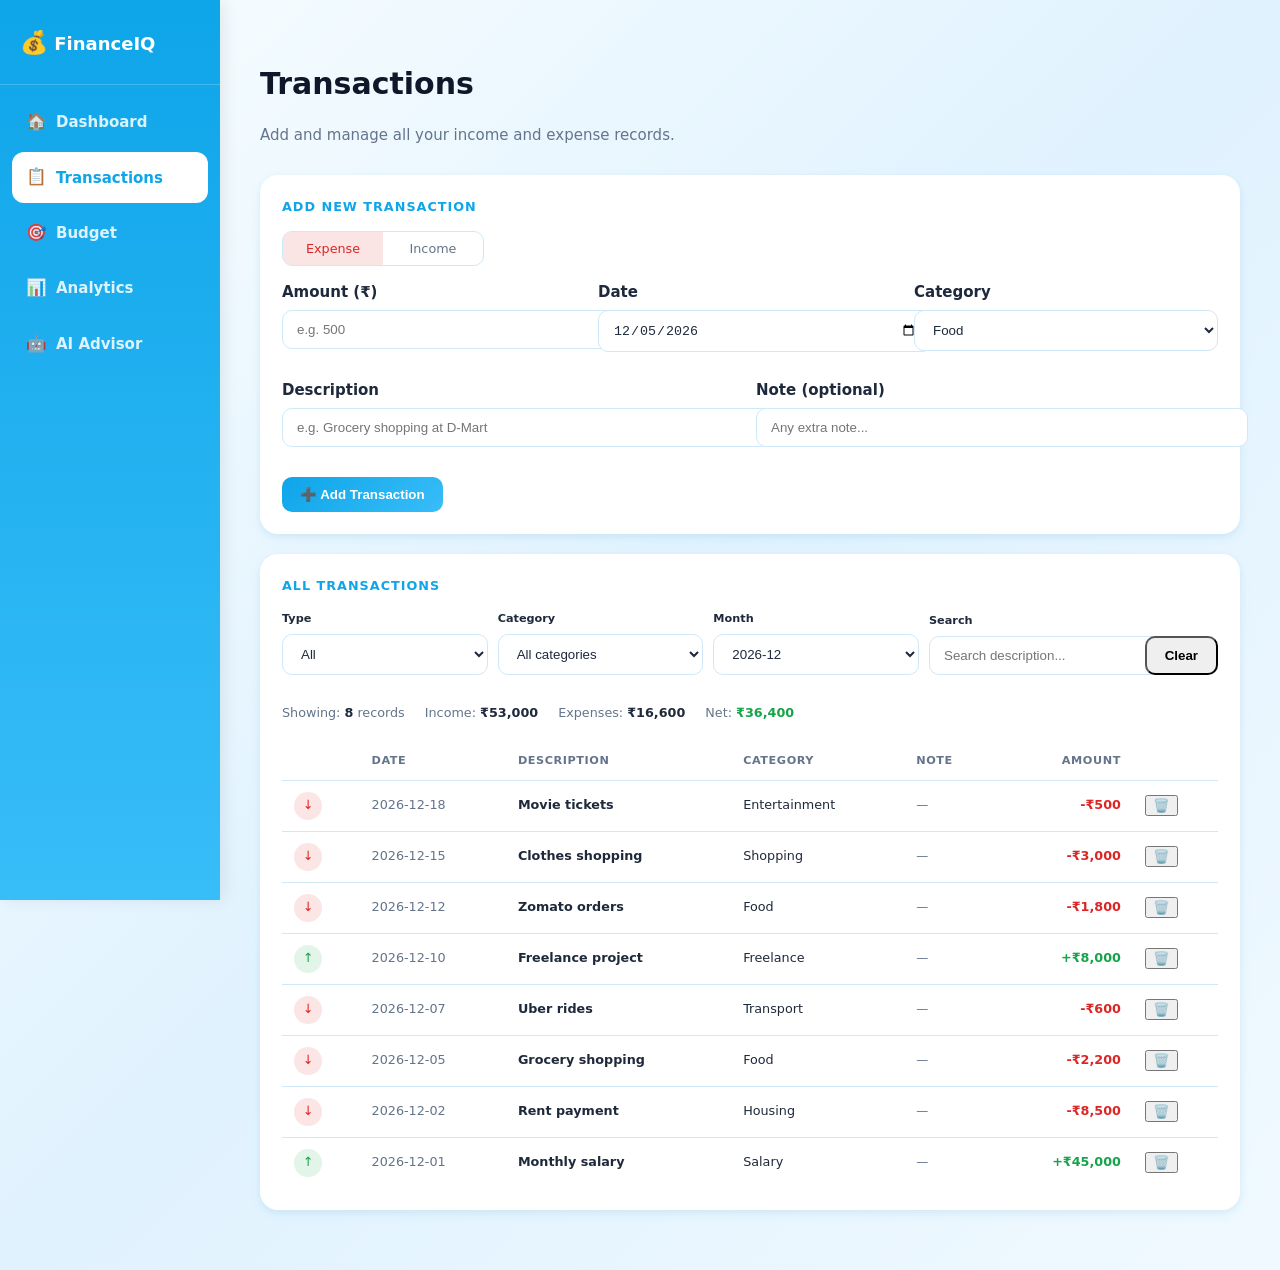
<file: transactions.html>
<!DOCTYPE html>
<html lang="en">
<head>
  <meta charset="UTF-8" />
  <meta name="viewport" content="width=device-width, initial-scale=1.0" />
  <title>Transactions — Finance Manager</title>
  <link rel="stylesheet" href="style.css" />
  <style>
    /* ── Page-specific styles ── */
    .form-grid-3 { display: grid; grid-template-columns: 1fr 1fr 1fr; gap: 12px; }
    .form-grid-2 { display: grid; grid-template-columns: 1fr 1fr; gap: 12px; }

    .filter-bar {
      display: flex; gap: 10px; flex-wrap: wrap;
      align-items: flex-end; margin-bottom: 16px;
    }
    .filter-bar .form-group { margin-bottom: 0; flex: 1; min-width: 120px; }
    .filter-bar .form-group label { font-size: 0.75rem; }

    .tx-table-wrap { overflow-x: auto; }
    table { width: 100%; border-collapse: collapse; font-size: 0.85rem; }
    thead th {
      text-align: left; padding: 10px 12px;
      color: var(--muted); font-size: 0.75rem; font-weight: 600;
      text-transform: uppercase; letter-spacing: 0.05em;
      border-bottom: 1px solid var(--border);
    }
    tbody td { padding: 11px 12px; border-bottom: 1px solid var(--border); vertical-align: middle; }
    tbody tr:last-child td { border-bottom: none; }
    tbody tr:hover td { background: var(--bg3); }

    .type-toggle {
      display: flex; border: 1px solid var(--border);
      border-radius: var(--radius-sm); overflow: hidden; width: 200px;
    }
    .type-toggle button {
      flex: 1; padding: 9px; border: none; background: transparent;
      color: var(--muted); font-size: 0.85rem; cursor: pointer;
      font-family: inherit; font-weight: 500; transition: all 0.15s;
    }
    .type-toggle button.active-income  { background: var(--green-bg); color: var(--green); }
    .type-toggle button.active-expense { background: var(--red-bg);   color: var(--red);   }
    .type-toggle button:hover { background: var(--bg3); }

    .summary-strip {
      display: flex; gap: 20px; flex-wrap: wrap;
      padding: 12px 0; margin-bottom: 6px;
    }
    .strip-item { font-size: 0.85rem; color: var(--muted); }
    .strip-item strong { color: var(--text); }
    .strip-item .val-green { color: var(--green); }
    .strip-item .val-red   { color: var(--red); }
  </style>
</head>
<body>
<div class="app-shell">

  <!-- ── Sidebar ── -->
  <aside class="sidebar">
    <div class="sidebar-logo"><span class="logo-icon">💰</span> FinanceIQ</div>
    <nav class="sidebar-nav">
      <a class="nav-link"        href="dashboard.html">    <span class="icon">🏠</span> Dashboard</a>
      <a class="nav-link active" href="transactions.html"> <span class="icon">📋</span> Transactions</a>
      <a class="nav-link"        href="budget.html">       <span class="icon">🎯</span> Budget</a>
      <a class="nav-link"        href="analytics.html">    <span class="icon">📊</span> Analytics</a>
      <a class="nav-link"        href="ai-advisor.html">   <span class="icon">🤖</span> AI Advisor</a>
    </nav>
  </aside>

  <!-- ── Main ── -->
  <main class="main">
    <h1 class="page-title">Transactions</h1>
    <p class="page-sub">Add and manage all your income and expense records.</p>

    <!-- Add transaction form -->
    <div class="card">
      <div class="card-title">Add new transaction</div>
      <div id="form-alert"></div>

      <div style="margin-bottom:14px">
        <div class="type-toggle">
          <button id="btn-expense" class="active-expense" onclick="setType('expense')">Expense</button>
          <button id="btn-income"                         onclick="setType('income')">Income</button>
        </div>
      </div>

      <div class="form-grid-3" style="margin-bottom:12px">
        <div class="form-group">
          <label>Amount (₹)</label>
          <input type="number" id="tx-amount" placeholder="e.g. 500" min="0" step="0.01" />
        </div>
        <div class="form-group">
          <label>Date</label>
          <input type="date" id="tx-date" />
        </div>
        <div class="form-group">
          <label>Category</label>
          <select id="tx-cat"></select>
        </div>
      </div>
      <div class="form-grid-2" style="margin-bottom:16px">
        <div class="form-group">
          <label>Description</label>
          <input type="text" id="tx-desc" placeholder="e.g. Grocery shopping at D-Mart" />
        </div>
        <div class="form-group">
          <label>Note (optional)</label>
          <input type="text" id="tx-note" placeholder="Any extra note..." />
        </div>
      </div>
      <button class="btn primary" onclick="addTransaction()">➕ Add Transaction</button>
    </div>

    <!-- Filters + list -->
    <div class="card">
      <div class="card-title">All transactions</div>

      <!-- Filters -->
      <div class="filter-bar">
        <div class="form-group">
          <label>Type</label>
          <select id="filter-type" onchange="renderList()">
            <option value="">All</option>
            <option value="income">Income</option>
            <option value="expense">Expense</option>
          </select>
        </div>
        <div class="form-group">
          <label>Category</label>
          <select id="filter-cat" onchange="renderList()">
            <option value="">All categories</option>
          </select>
        </div>
        <div class="form-group">
          <label>Month</label>
          <select id="filter-month" onchange="renderList()">
            <option value="">All months</option>
          </select>
        </div>
        <div class="form-group">
          <label>Search</label>
          <input type="text" id="filter-search" placeholder="Search description..." oninput="renderList()" />
        </div>
        <button class="btn sm" onclick="clearFilters()">Clear</button>
      </div>

      <!-- Summary strip -->
      <div class="summary-strip" id="summary-strip"></div>

      <!-- Table -->
      <div class="tx-table-wrap">
        <table>
          <thead>
            <tr>
              <th></th>
              <th>Date</th>
              <th>Description</th>
              <th>Category</th>
              <th>Note</th>
              <th style="text-align:right">Amount</th>
              <th></th>
            </tr>
          </thead>
          <tbody id="tx-tbody"></tbody>
        </table>
        <div id="tx-empty" class="empty" style="display:none">
          <div class="empty-icon">📭</div>
          <p>No transactions match your filters.</p>
        </div>
      </div>
    </div>
  </main>
</div>

<script src="data.js"></script>
<script>
seedDemoData();

// ── State ─────────────────────────────────────────────────────
let selectedType = 'expense';

// ── Type toggle ───────────────────────────────────────────────
function setType(type) {
  selectedType = type;
  document.getElementById('btn-expense').className = type === 'expense' ? 'active-expense' : '';
  document.getElementById('btn-income').className  = type === 'income'  ? 'active-income'  : '';

  // Update category dropdown
  const cats = type === 'income'
    ? ['Salary', 'Freelance', 'Other']
    : EXPENSE_CATS;
  const sel = document.getElementById('tx-cat');
  sel.innerHTML = cats.map(c => `<option value="${c}">${c}</option>`).join('');
}

// ── Populate filter dropdowns ─────────────────────────────────
function populateFilters() {
  // categories
  const fc = document.getElementById('filter-cat');
  fc.innerHTML = '<option value="">All categories</option>' +
    CATEGORIES.map(c => `<option value="${c}">${c}</option>`).join('');

  // months from actual data
  const txs     = getData();
  const months  = [...new Set(txs.map(t => t.date.substring(0, 7)))].sort().reverse();
  const fm      = document.getElementById('filter-month');
  fm.innerHTML  = '<option value="">All months</option>' +
    months.map(m => `<option value="${m}">${m}</option>`).join('');
  // default to current month
  const curr = getMonth();
  if (months.includes(curr)) fm.value = curr;
}

// ── Add transaction ───────────────────────────────────────────
function addTransaction() {
  const amount = parseFloat(document.getElementById('tx-amount').value);
  const date   = document.getElementById('tx-date').value;
  const desc   = document.getElementById('tx-desc').value.trim();
  const cat    = document.getElementById('tx-cat').value;
  const note   = document.getElementById('tx-note').value.trim();

  const alertEl = document.getElementById('form-alert');
  if (!amount || amount <= 0 || !date || !desc) {
    alertEl.innerHTML = '<div class="alert error">⚠️ Please fill in amount, date, and description.</div>';
    return;
  }

  const txs = getData();
  txs.push({ id: Date.now(), type: selectedType, amount, date, desc, cat, note });
  saveData(txs);

  // Reset form
  document.getElementById('tx-amount').value = '';
  document.getElementById('tx-desc').value   = '';
  document.getElementById('tx-note').value   = '';
  alertEl.innerHTML = '<div class="alert success">✅ Transaction added successfully!</div>';
  setTimeout(() => alertEl.innerHTML = '', 3000);

  populateFilters();
  renderList();
}

// ── Render list ───────────────────────────────────────────────
function renderList() {
  let txs = getData();

  // Apply filters
  const fType   = document.getElementById('filter-type').value;
  const fCat    = document.getElementById('filter-cat').value;
  const fMonth  = document.getElementById('filter-month').value;
  const fSearch = document.getElementById('filter-search').value.toLowerCase();

  if (fType)   txs = txs.filter(t => t.type === fType);
  if (fCat)    txs = txs.filter(t => t.cat  === fCat);
  if (fMonth)  txs = txs.filter(t => t.date.startsWith(fMonth));
  if (fSearch) txs = txs.filter(t => t.desc.toLowerCase().includes(fSearch));

  // Sort newest first
  txs = txs.slice().sort((a, b) => b.date.localeCompare(a.date) || b.id - a.id);

  // Summary strip
  const { income, expense } = getSummary(txs);
  document.getElementById('summary-strip').innerHTML = `
    <div class="strip-item">Showing: <strong>${txs.length}</strong> records</div>
    <div class="strip-item">Income: <span class="val-green"><strong>${fmt(income)}</strong></span></div>
    <div class="strip-item">Expenses: <span class="val-red"><strong>${fmt(expense)}</strong></span></div>
    <div class="strip-item">Net: <strong style="color:${income-expense>=0?'var(--green)':'var(--red)'}">${fmt(income-expense)}</strong></div>
  `;

  const tbody = document.getElementById('tx-tbody');
  const empty = document.getElementById('tx-empty');

  if (!txs.length) {
    tbody.innerHTML = '';
    empty.style.display = 'block';
    return;
  }
  empty.style.display = 'none';

  tbody.innerHTML = txs.map(t => `
    <tr>
      <td>
        <div class="tx-icon ${t.type === 'income' ? 'inc' : 'exp'}" style="width:28px;height:28px;font-size:0.85rem">
          ${t.type === 'income' ? '↑' : '↓'}
        </div>
      </td>
      <td style="color:var(--muted);white-space:nowrap">${t.date}</td>
      <td><strong>${t.desc}</strong></td>
      <td><span class="tx-cat">${t.cat}</span></td>
      <td style="color:var(--muted);font-size:0.8rem">${t.note || '—'}</td>
      <td style="text-align:right">
        <span class="tx-amt ${t.type === 'income' ? 'pos' : 'neg'}">
          ${t.type === 'income' ? '+' : '-'}${fmt(t.amount)}
        </span>
      </td>
      <td>
        <button class="del-btn" onclick="deleteTransaction(${t.id})" title="Delete">🗑️</button>
      </td>
    </tr>`).join('');
}

// ── Delete ────────────────────────────────────────────────────
function deleteTransaction(id) {
  if (!confirm('Delete this transaction?')) return;
  saveData(getData().filter(t => t.id !== id));
  renderList();
}

// ── Clear filters ─────────────────────────────────────────────
function clearFilters() {
  document.getElementById('filter-type').value   = '';
  document.getElementById('filter-cat').value    = '';
  document.getElementById('filter-month').value  = '';
  document.getElementById('filter-search').value = '';
  renderList();
}

// ── Boot ──────────────────────────────────────────────────────
document.getElementById('tx-date').value = new Date().toISOString().split('T')[0];
setType('expense');
populateFilters();
renderList();
</script>
</body>
</html>
</file>
<file: style.css>
```css
/* ============================================================
   PERSONAL FINANCE MANAGER — MODERN SKY BLUE THEME
   ============================================================ */

*, *::before, *::after {
  box-sizing: border-box;
  margin: 0;
  padding: 0;
}

:root {
  --bg: #f4fbff;
  --bg2: #ffffff;
  --bg3: #eaf7ff;

  --border: #cfe8f7;

  --text: #1e293b;
  --muted: #64748b;

  --green: #16a34a;
  --green-bg: rgba(22,163,74,0.12);

  --red: #dc2626;
  --red-bg: rgba(220,38,38,0.12);

  --blue: #0ea5e9;
  --blue-bg: rgba(14,165,233,0.12);

  --amber: #f59e0b;
  --amber-bg: rgba(245,158,11,0.12);

  --radius: 16px;
  --radius-sm: 10px;

  font-size: 15px;
}

body {
  background: linear-gradient(
    135deg,
    #f8fdff 0%,
    #e0f2fe 50%,
    #f0f9ff 100%
  );

  color: var(--text);
  font-family: 'Inter', 'Segoe UI', system-ui, sans-serif;
  min-height: 100vh;
  line-height: 1.6;
}

/* Layout */

.app-shell {
  display: flex;
  min-height: 100vh;
}

/* Sidebar */

.sidebar {
  width: 220px;
  background: linear-gradient(
    180deg,
    #0ea5e9,
    #38bdf8
  );

  color: white;

  display: flex;
  flex-direction: column;

  position: fixed;
  top: 0;
  left: 0;
  bottom: 0;

  box-shadow: 4px 0 15px rgba(0,0,0,0.08);
}

.sidebar-logo {
  padding: 24px 20px;
  color: white;
  font-size: 1.2rem;
  font-weight: 800;
  border-bottom: 1px solid rgba(255,255,255,0.2);
}

.sidebar-logo .logo-icon {
  font-size: 1.5rem;
}

.sidebar-nav {
  padding: 12px;
  flex: 1;
}

.nav-link {
  display: flex;
  align-items: center;
  gap: 10px;

  padding: 12px 14px;
  border-radius: 12px;

  text-decoration: none;

  color: rgba(255,255,255,0.85);
  font-weight: 600;

  transition: all 0.3s ease;
  margin-bottom: 5px;
}

.nav-link:hover {
  background: rgba(255,255,255,0.18);
  color: white;
}

.nav-link.active {
  background: white;
  color: #0ea5e9;
}

.nav-link .icon {
  font-size: 1.1rem;
  width: 20px;
  text-align: center;
}

/* Main Content */

.main {
  margin-left: 220px;
  padding: 32px;
  flex: 1;
  max-width: 1200px;
}

.page-title {
  font-size: 2rem;
  font-weight: 800;
  color: #0f172a;
  margin-bottom: 6px;
}

.page-sub {
  color: var(--muted);
  margin-bottom: 28px;
  font-weight: 500;
}

/* Cards */

.card {
  background: white;
  border-radius: 18px;
  padding: 22px;
  margin-bottom: 20px;

  box-shadow:
    0 4px 12px rgba(14,165,233,0.08),
    0 2px 6px rgba(0,0,0,0.04);

  transition: transform 0.3s ease;
}

.card:hover {
  transform: translateY(-3px);
}

.card-title {
  font-size: 0.85rem;
  font-weight: 700;
  color: var(--blue);
  text-transform: uppercase;
  letter-spacing: 1px;
  margin-bottom: 14px;
}

/* Metrics */

.metrics-grid {
  display: grid;
  grid-template-columns: repeat(auto-fit,minmax(200px,1fr));
  gap: 16px;
  margin-bottom: 22px;
}

.metric {
  background: white;

  border-radius: 18px;

  padding: 20px;

  box-shadow:
    0 4px 12px rgba(14,165,233,0.08);

  transition: all 0.3s ease;
}

.metric:hover {
  transform: translateY(-4px);
}

.metric-label {
  font-size: 0.8rem;
  color: var(--muted);
  font-weight: 600;
}

.metric-value {
  font-size: 1.8rem;
  font-weight: 800;
  margin-top: 8px;
}

.metric-value.green {
  color: var(--green);
}

.metric-value.red {
  color: var(--red);
}

.metric-value.blue {
  color: var(--blue);
}

.metric-value.amber {
  color: var(--amber);
}

.metric-sub {
  margin-top: 6px;
  color: var(--muted);
  font-size: 0.8rem;
}

/* Grid */

.two-col {
  display: grid;
  grid-template-columns: 1fr 1fr;
  gap: 18px;
}

.three-col {
  display: grid;
  grid-template-columns: repeat(3,1fr);
  gap: 14px;
}

/* Forms */

.form-group {
  margin-bottom: 14px;
}

.form-group label {
  display: block;
  font-weight: 700;
  margin-bottom: 6px;
}

input,
select,
textarea {
  width: 100%;
  padding: 11px 14px;

  border: 1px solid var(--border);
  border-radius: 10px;

  background: white;

  color: var(--text);

  outline: none;
}

input:focus,
select:focus,
textarea:focus {
  border-color: var(--blue);
  box-shadow: 0 0 0 4px rgba(14,165,233,0.15);
}

/* Buttons */

.btn {
  display: inline-flex;
  align-items: center;
  gap: 8px;

  padding: 10px 18px;

  border-radius: 10px;

  cursor: pointer;
  font-weight: 700;
}

.btn.primary {
  background: linear-gradient(
    135deg,
    #0ea5e9,
    #38bdf8
  );

  color: white;
  border: none;
}

.btn.primary:hover {
  transform: translateY(-2px);
}

.btn.danger {
  background: var(--red-bg);
  border: 1px solid var(--red);
  color: var(--red);
}

/* Transactions */

.tx-row {
  display: flex;
  align-items: center;
  gap: 12px;

  padding: 14px 0;

  border-bottom: 1px solid #e5eef7;
}

.tx-icon {
  width: 40px;
  height: 40px;

  border-radius: 50%;

  display: flex;
  align-items: center;
  justify-content: center;
}

.tx-icon.inc {
  background: var(--green-bg);
  color: var(--green);
}

.tx-icon.exp {
  background: var(--red-bg);
  color: var(--red);
}

.tx-desc {
  font-weight: 700;
}

.tx-date {
  color: var(--muted);
  font-size: 0.8rem;
}

.tx-amt.pos {
  color: var(--green);
  font-weight: 700;
}

.tx-amt.neg {
  color: var(--red);
  font-weight: 700;
}

/* Progress Bar */

.progress-bar {
  height: 10px;
  background: #dbeafe;
  border-radius: 20px;
  overflow: hidden;
}

.progress-fill.ok {
  background: var(--green);
}

.progress-fill.warn {
  background: var(--amber);
}

.progress-fill.over {
  background: var(--red);
}

/* Alerts */

.alert {
  padding: 14px;
  border-radius: 12px;
  margin-bottom: 15px;
  font-weight: 600;
}

.alert.success {
  background: var(--green-bg);
  color: var(--green);
}

.alert.error {
  background: var(--red-bg);
  color: var(--red);
}

/* Responsive */

@media (max-width: 768px) {

  .sidebar {
    width: 100%;
    position: relative;
  }

  .main {
    margin-left: 0;
    padding: 16px;
  }

  .two-col,
  .three-col {
    grid-template-columns: 1fr;
  }

  .metrics-grid {
    grid-template-columns: 1fr;
  }

  .app-shell {
    flex-direction: column;
  }
}
```
</file>
